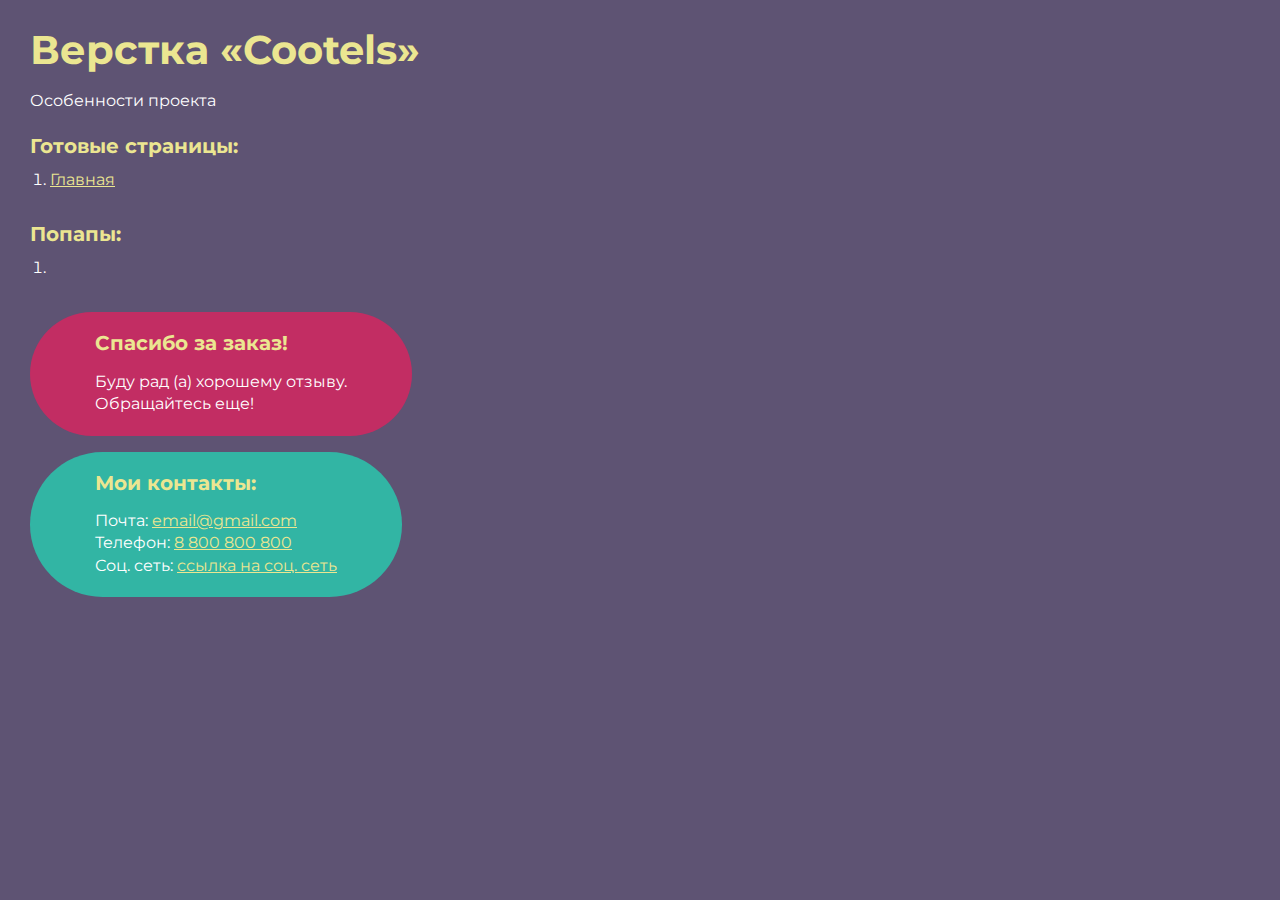
<file: index.html>
<!DOCTYPE html>
<html>

<head>
	<meta charset="UTF-8">
	<meta name="viewport" content="width=device-width, initial-scale=1.0">
	<title>Верстка «Cootels»</title>
</head>

<body>
	<div class="rootpage">
		<h1>Верстка «Cootels»</h1>
		<div class="rootpage__info">
			Особенности проекта
		</div>
		<h2>Готовые страницы:</h2>
		<ol class="rootpage__list">
			<li><a target="_blank" href="home.html">Главная</a></li>
		</ol>
		<h2>Попапы:</h2>
		<ol class="rootpage__list">
			<li><a target="_blank" href="home.html#"></a></li>
		</ol>
		<div class="rootpage__tnx">
			<h2>Спасибо за заказ!</h2>
			<p>Буду рад (а) хорошему отзыву.</p>
			<p>Обращайтесь еще!</p>
		</div>
		<div class="rootpage__contacts">
			<h2>Мои контакты:</h2>
			<p>Почта: <a href="mailto:email@gmail.com">email@gmail.com</a></p>
			<p>Телефон: <a href="tel:8800800800">8 800 800 800</a></p>
			<p>Соц. сеть: <a href="">ссылка на соц. сеть</a></p>
		</div>
	</div>
</body>
<style>
	@charset "UTF-8";
	@import url("https://fonts.googleapis.com/css?family=Montserrat:regular,700&display=swap");

	*,
	*::before,
	*::after {
		padding: 0px;
		margin: 0px;
		border: 0px;
		box-sizing: border-box;
	}

	html,
	body {
		height: 100%;
		margin: 0;
		padding: 0;
		min-width: 320px;
		width: 100%;
		color: #fff;
		background-color: #5e5373;
	}

	body {
		font-family: Montserrat;
		font-size: 100%;
		line-height: 1;
		font-size: 1rem;
	}

	a {
		text-decoration: underline;
		color: #ebe691
	}

	a:visited {
		text-decoration: underline;
		color: #aaa768;
	}

	a:hover {
		text-decoration: none;
	}

	ul li {
		list-style: none;
	}

	img {
		vertical-align: top;
	}

	.wrapper {
		width: 100%;
		min-height: 100%;
		overflow: hidden;
	}

	.rootpage {
		padding: 30px;
		display: flex;
		flex-direction: column;
		align-items: flex-start;
	}

	@media (max-width: 767px) {
		.rootpage {
			padding: 30px 15px;
		}
	}

	h1 {
		color: #ebe691;
		font-size: 2.5rem;
		margin: 0px 0px 1.25rem 0px;
	}

	@media (max-width: 767px) {
		h1 {
			font-size: 1.85rem;
			margin: 0px 0px 1.25rem 0px;
		}
	}

	h2 {
		color: #ebe691;
		font-size: 1.25rem;
		margin: 0px 0px 1rem 0px;
	}

	@media (max-width: 767px) {
		h2 {
			font-size: 1.125rem;
			margin: 0px 0px 1rem 0px;
		}
	}

	.rootpage__info {
		line-height: 140%;
		margin: 0px 0px 1.5rem 0px;
	}

	.rootpage__list {
		margin: 0px 0px 2.25rem 1.25rem;
	}

	.rootpage__list li:not(:last-child) {
		margin: 0px 0px 15px 0px;
	}

	.rootpage__contacts,
	.rootpage__tnx {
		border-radius: 200px;
		padding: 20px 65px;
		line-height: 140%;
	}

	@media (max-width: 767px) {

		.rootpage__contacts,
		.rootpage__tnx {
			border-radius: 40px;
			padding: 20px;
		}
	}

	.rootpage__contacts {
		background: #32b5a4;

	}

	.rootpage__contacts a {
		color: #ebe691;
	}

	.rootpage__tnx {
		background: #c22d63;
		margin: 0px 0px 1rem 0px;
	}
</style>

</html>
</file>
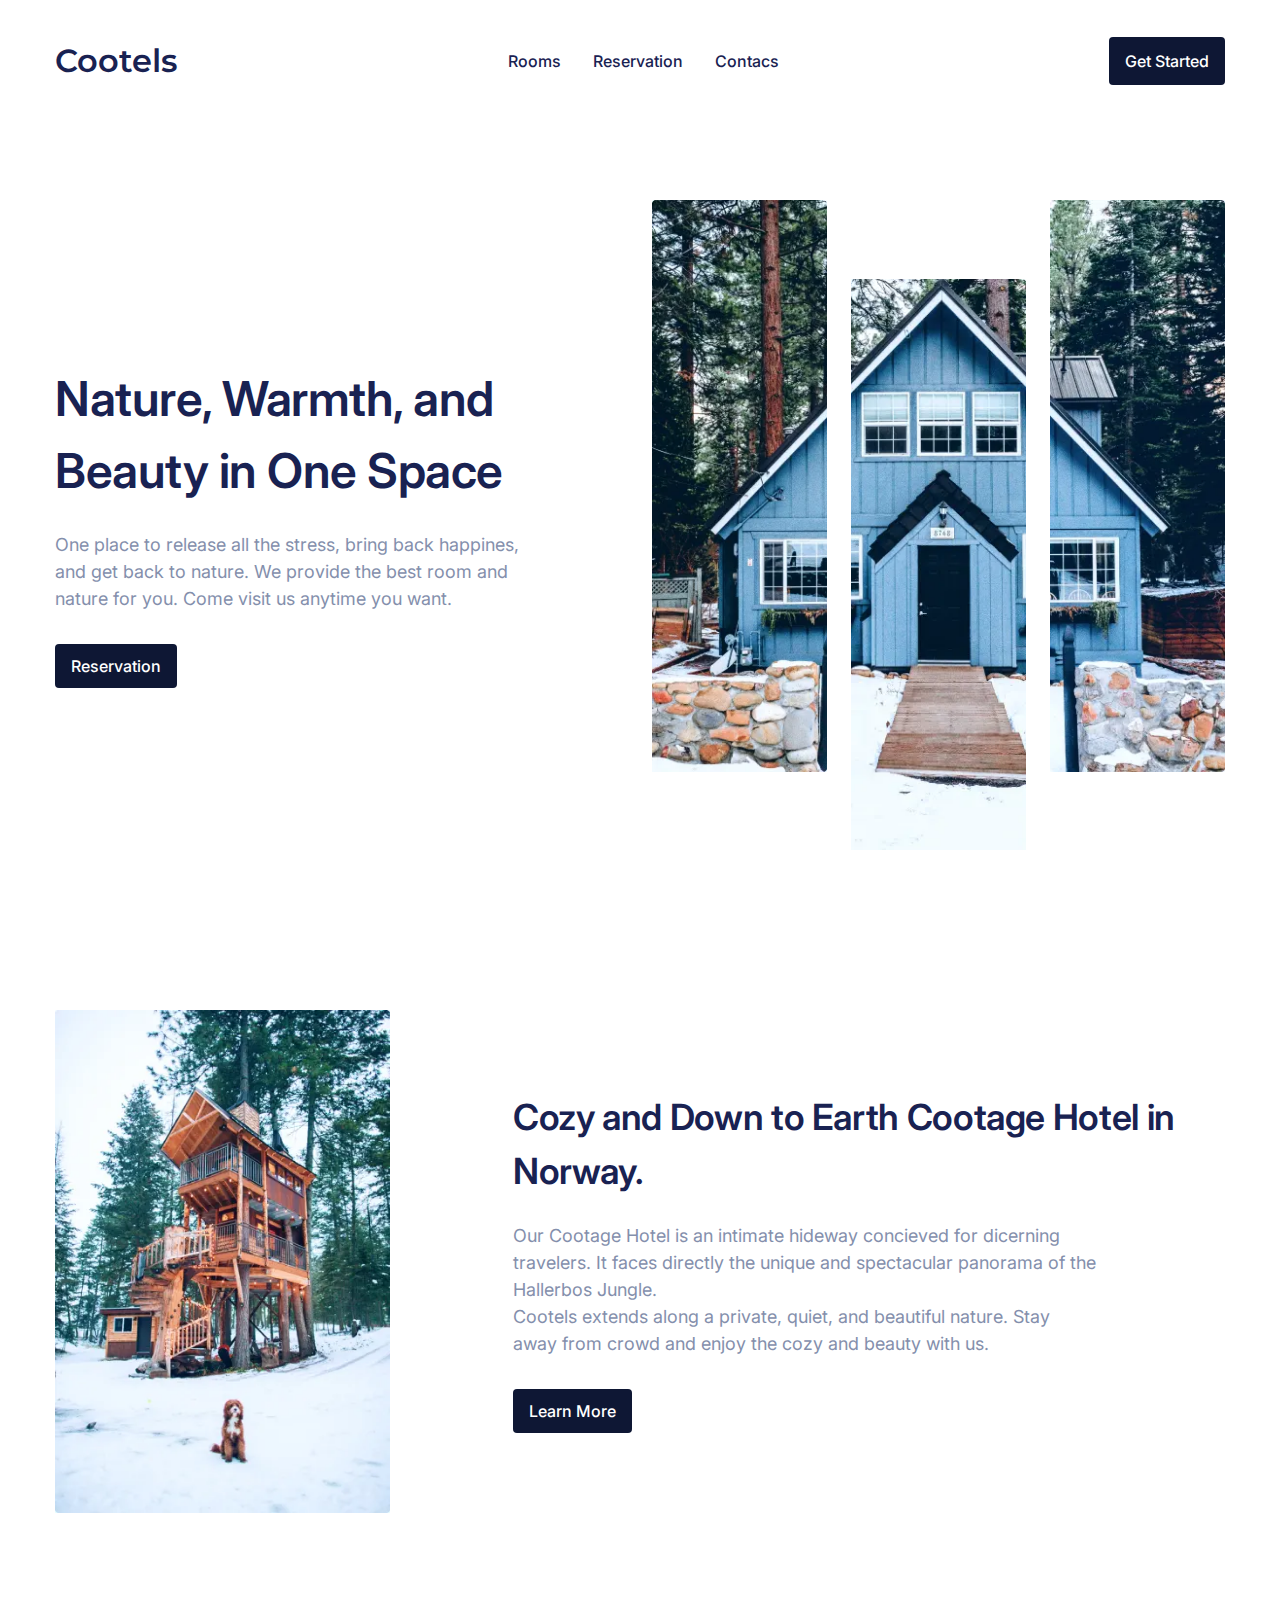
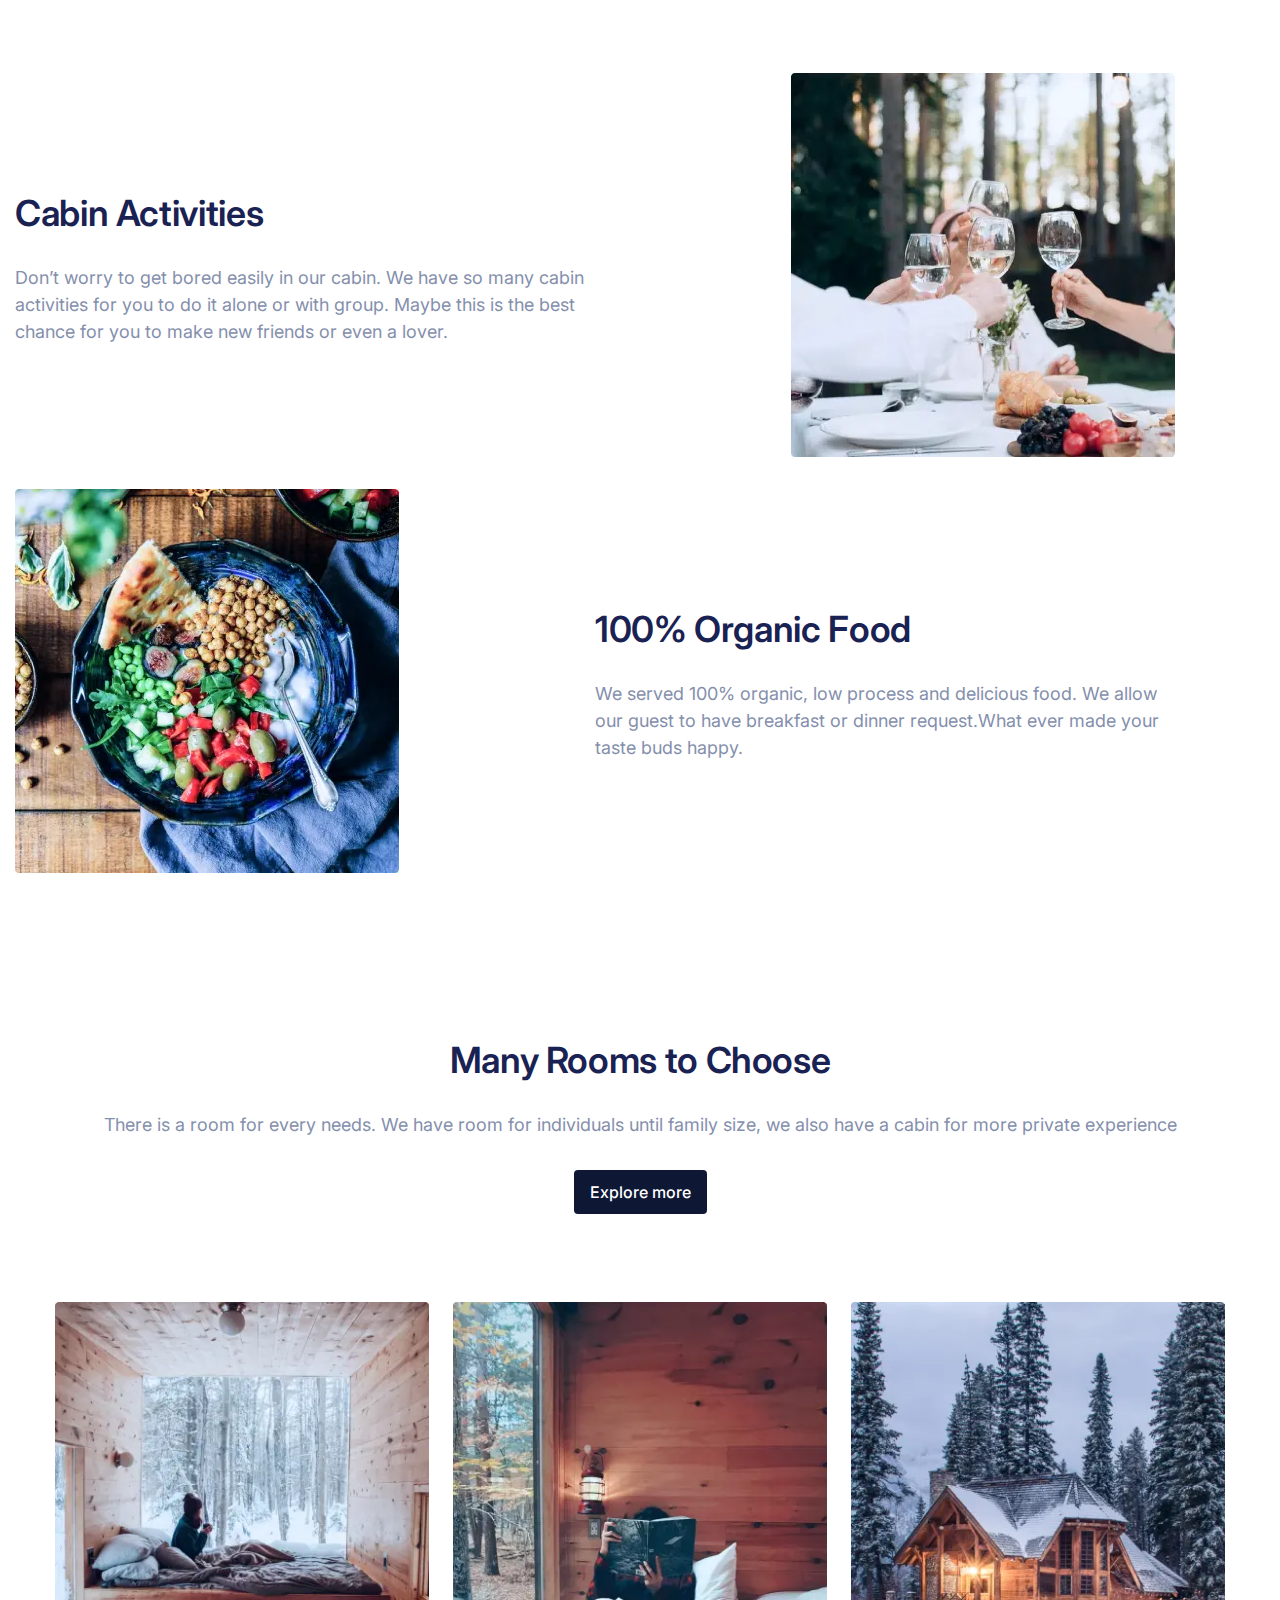
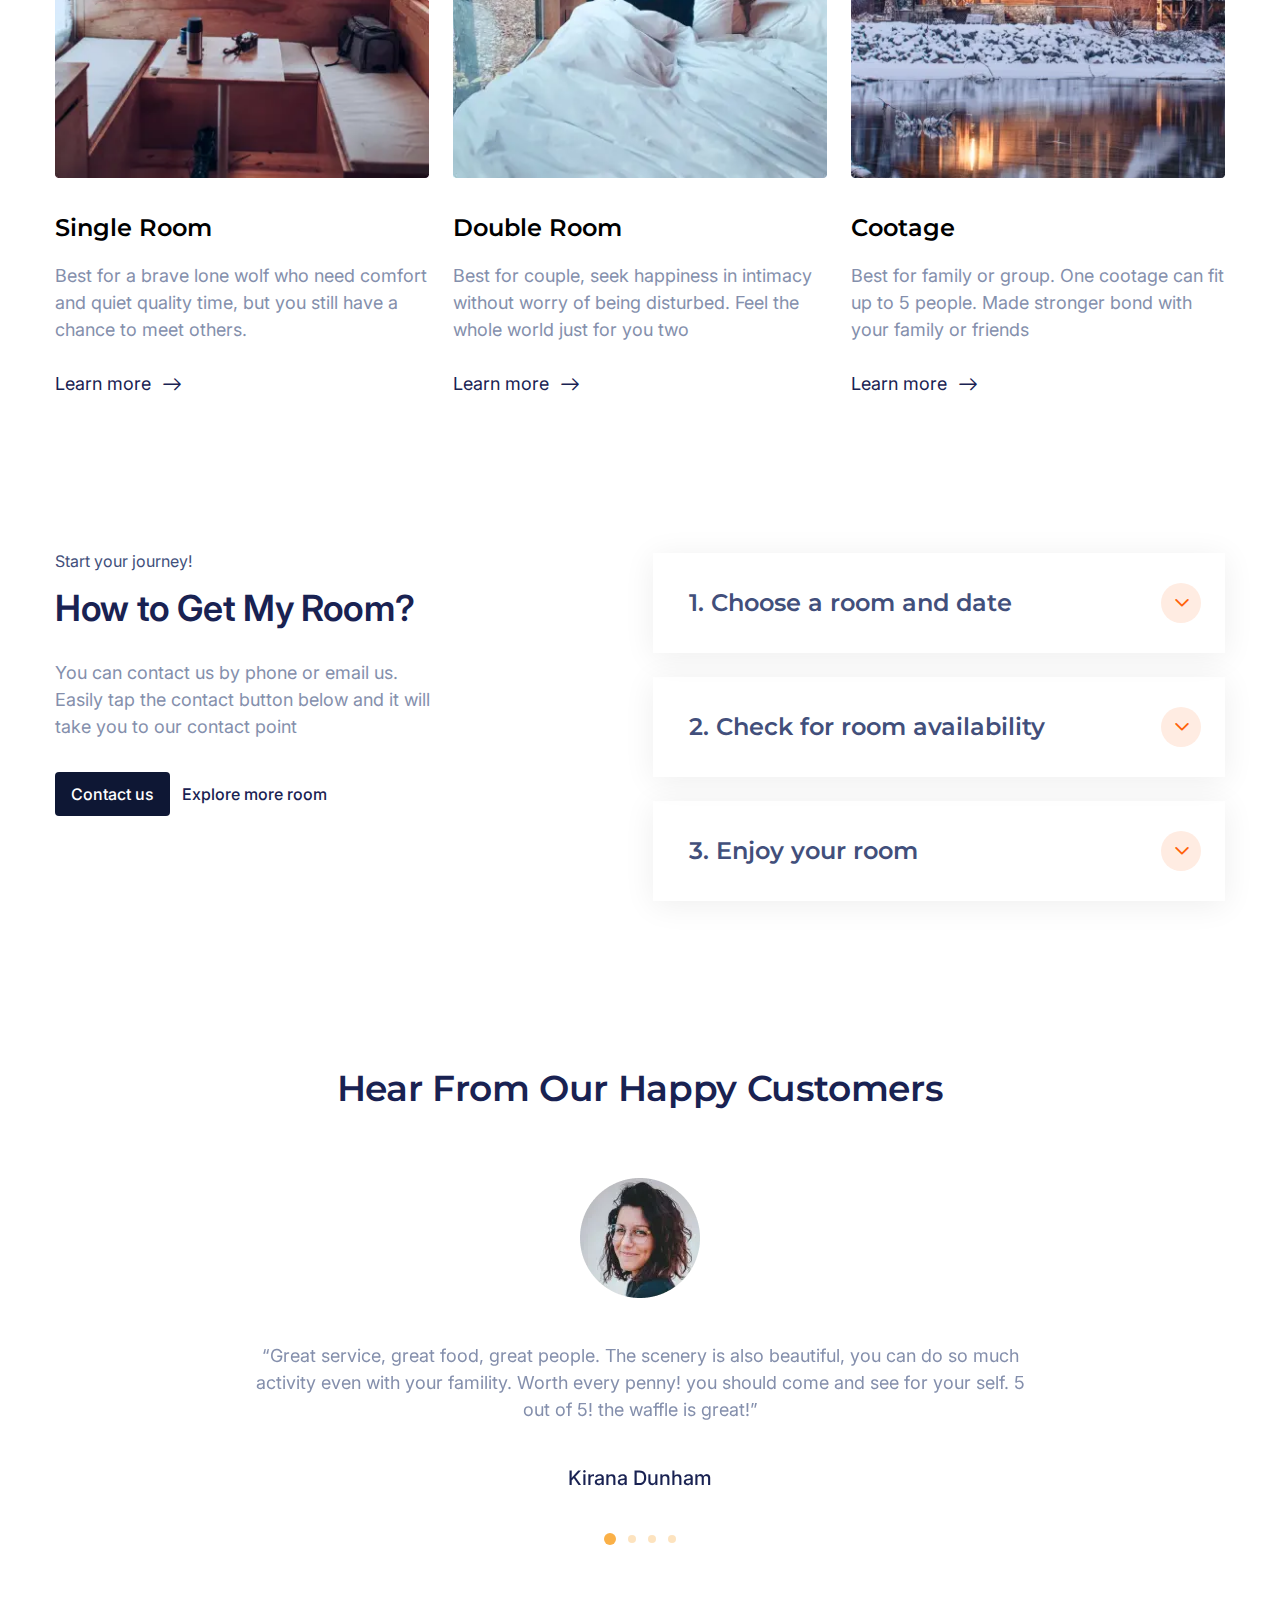
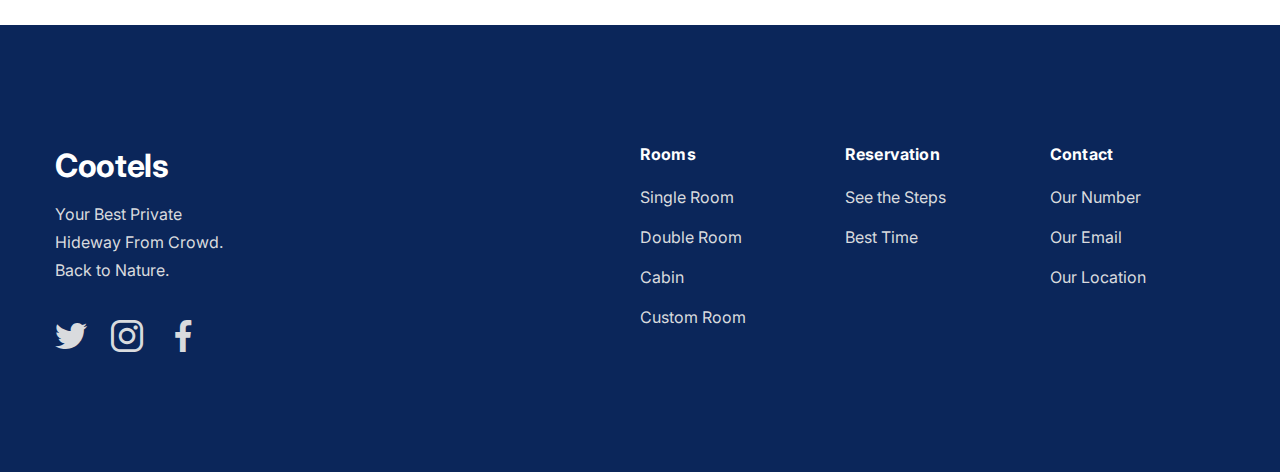
<file: home.html>
<!DOCTYPE html>
<html lang="en">

<head>
	<title>Главная</title>
	<meta charset="UTF-8">
	<meta name="format-detection" content="telephone=no">
	<!-- <style>body{opacity: 0;}</style> -->
	<link rel="stylesheet" href="css/style.min.css?_v=20220413110011">
	<link rel="shortcut icon" href="favicon.ico">
	<!-- <meta name="robots" content="noindex, nofollow"> -->
	<meta name="viewport" content="width=device-width, initial-scale=1.0">
</head>

<body>
	<div class="wrapper">
		<header data-scroll-show class="header">
			<div class="header__container">
				<div class="header__menu menu">
					<div class="menu__logo">
						<a href="">Cootels</a>
					</div>
					<nav class="menu__body">
						<ul class="menu__list">
							<li class="menu__item"><a href="" class="menu__link">Rooms</a></li>
							<li class="menu__item"><a href="" class="menu__link">Reservation</a></li>
							<li class="menu__item"><a href="" class="menu__link">Contacs</a></li>
						</ul>
					</nav>
					<button type="button" class="menu__button button">Get Started</button>
					<button type="button" class="menu__icon icon-menu"><span></span></button>
				</div>
			</div>
		</header>
		<main class="page">
			<section class="page__reservation reservation">
				<div class="reservation__container">
					<div class="reservation__body">
						<div class="reservation__content text-block">
							<div class="text-block__title text-block__title_big">Nature, Warmth, and Beauty in One Space</div>
							<div class="text-block__text text-block__text_narrow">One place to release all the stress, bring
								back
								happines, and get
								back
								to nature. We provide the best room and nature for you. Come visit us anytime you want.</div>
						</div>
						<a href="" class="reservation__button button">Reservation</a>
					</div>
					<div class="reservation__image image-reservation">
						<div class="image-reservation__part image-reservation__part_left">
							<picture><source srcset="img/page/reservation/01.webp" type="image/webp"><img src="img/page/reservation/01.jpg" alt="House"></picture>
						</div>
						<div class="image-reservation__part image-reservation__part_center">
							<picture><source srcset="img/page/reservation/02.webp" type="image/webp"><img src="img/page/reservation/02.jpg" alt="House"></picture>
						</div>
						<div class="image-reservation__part image-reservation__part_right">
							<picture><source srcset="img/page/reservation/03.webp" type="image/webp"><img src="img/page/reservation/03.jpg" alt="House"></picture>
						</div>
					</div>
				</div>
			</section>
			<section class="page__learn learn">
				<div class="learn__container">
					<div class="learn__image">
						<picture><source srcset="img/page/learn/01.webp" type="image/webp"><img src="img/page/learn/01.jpg" alt="House Picture"></picture>
					</div>
					<div class="learn__body">
						<div class="learn__content text-block">
							<div class="text-block__title">Cozy and Down to Earth Cootage Hotel in Norway.</div>
							<div class="text-block__text text-block__text_wide">
								<p>Our Cootage Hotel is an intimate hideway concieved for dicerning travelers. It faces directly
									the unique and spectacular panorama of the Hallerbos Jungle.</p>
								<p>Cootels extends along a private, quiet, and beautiful nature. Stay away from crowd and enjoy
									the cozy and beauty with us.</p>
							</div>
						</div>
						<a href="" class="learn__button button">Learn More</a>
					</div>
				</div>
			</section>
			<section class="page__advanteges advanteges">
				<div class="advanteges__container">
					<div class="advanteges__item">
						<div class="advanteges__content text-block">
							<div class="text-block__title">Cabin Activities</div>
							<div class="text-block__text">
								Don’t worry to get bored easily in our cabin. We have so many cabin activities for you to do it
								alone or with group. Maybe this is the best chance for you to make new friends or even a lover.
							</div>
						</div>
						<div class="advanteges__image">
							<picture><source srcset="img/page/advanteges/01.webp" type="image/webp"><img src="img/page/advanteges/01.jpg" alt="Celebrating"></picture>
						</div>
					</div>
					<div class="advanteges__item advanteges__item_reverse">
						<div class="advanteges__content text-block">
							<div class="text-block__title">100% Organic Food</div>
							<div class="text-block__text">
								We served 100% organic, low process and delicious food. We allow our guest to have breakfast or
								dinner request.What ever made your taste buds happy.
							</div>
						</div>
						<div class="advanteges__image">
							<picture><source srcset="img/page/advanteges/02.webp" type="image/webp"><img src="img/page/advanteges/02.jpg" alt="Meal"></picture>
						</div>
					</div>
				</div>
			</section>
			<section class="page__rooms rooms">
				<div class="rooms__container">
					<div class="rooms__body">
						<div class="rooms__content text-block text-block_center">
							<div class="text-block__title">Many Rooms to Choose</div>
							<div class="text-block__text">
								There is a room for every needs. We have room for individuals until family size, we also have a
								cabin for more private experience
							</div>
						</div>
						<a href="" class="rooms__button button">Explore more</a>
					</div>
					<div class="rooms__items items-rooms">
						<div class="items-rooms__item">
							<div class="items-rooms__image">
								<a href=""><picture><source srcset="img/page/rooms/01.webp" type="image/webp"><img src="img/page/rooms/01.jpg" alt="Room"></picture></a>
							</div>
							<div class="items-rooms__content">
								<h3 class="items-rooms__title">Single Room</h3>
								<div class="items-rooms__text">Best for a brave lone wolf who need comfort and quiet quality
									time,
									but you still have a chance to meet others.</div>
							</div>
							<a href="" class="items-rooms__link _icon-arrow-right">Learn more</a>
						</div>
						<div class="items-rooms__item">
							<div class="items-rooms__image">
								<a href=""><picture><source srcset="img/page/rooms/02.webp" type="image/webp"><img src="img/page/rooms/02.jpg" alt="Room"></picture></a>
							</div>
							<div class="items-rooms__content">
								<h3 class="items-rooms__title">Double Room</h3>
								<div class="items-rooms__text">Best for couple, seek happiness in intimacy without worry of
									being disturbed. Feel the whole world just for you two</div>
							</div>
							<a href="" class="items-rooms__link _icon-arrow-right">Learn more</a>
						</div>
						<div class="items-rooms__item">
							<div class="items-rooms__image">
								<a href=""><picture><source srcset="img/page/rooms/03.webp" type="image/webp"><img src="img/page/rooms/03.jpg" alt="Room"></picture></a>
							</div>
							<div class="items-rooms__content">
								<h3 class="items-rooms__title">Cootage</h3>
								<div class="items-rooms__text">Best for family or group. One cootage can fit up to 5 people.
									Made stronger bond with your family or friends</div>
							</div>
							<a href="" class="items-rooms__link _icon-arrow-right">Learn more</a>
						</div>
					</div>
				</div>
			</section>
			<section class="page__how how">
				<div class="how__container">
					<div class="how__column">
						<div class="how__subtitle">Start your journey!</div>
						<div class="how__content text-block">
							<div class="text-block__title">How to Get My Room?</div>
							<div class="text-block__text text-block__text_small">
								You can contact us by phone or email us. Easily tap the contact button below and it will take
								you to our contact point
							</div>
						</div>
						<div class="how__links">
							<a href="" class="how__button button">Contact us</a>
							<a href="" class="how__link">Explore more room</a>
						</div>
					</div>
					<div class="how__column">
						<div class="how__spoller spoller-how">
							<div data-spollers class="spoller-how__rows">
								<div class="spoller-how__row">
									<button type="button" data-spoller class="spoller-how__title">1. Choose a room and
										date</button>
									<div class="spoller-how__text">Contact us via phone or email, ask for availability of you
										choice of room. We might offer you something exciting.</div>
								</div>
								<div class="spoller-how__row">
									<button type="button" data-spoller class="spoller-how__title">2. Check for room
										availability</button>
									<div class="spoller-how__text">Contact us via phone or email, ask for availability of you
										choice of room. We might offer you something exciting.</div>
								</div>
								<div class="spoller-how__row">
									<button type="button" data-spoller class="spoller-how__title">3. Enjoy your room</button>
									<div class="spoller-how__text">Contact us via phone or email, ask for availability of you
										choice of room. We might offer you something exciting.</div>
								</div>
							</div>
						</div>
					</div>
				</div>
			</section>
			<section class="page__feedbacks feedbacks">
				<h2 class="feedbacks__title">Hear From Our Happy Customers</h2>
				<div class="feedbacks__slider">
					<div class="feedbacks__swiper">
						<div class="feedbacks__slide slide-feedbacks">
							<div class="slide-feedbacks__image">
								<picture><source srcset="img/page/feedbacks/01.webp" type="image/webp"><img src="img/page/feedbacks/01.png" alt="Photo"></picture>
							</div>
							<div class="slide-feedbacks__text">“Great service, great food, great people. The scenery is also
								beautiful, you can do so much activity even with your famility. Worth every penny! you should
								come
								and see for your self. 5 out of 5! the waffle is great!”
							</div>
							<div class="slide-feedbacks__author">Kirana Dunham</div>
						</div>
						<div class="feedbacks__slide slide-feedbacks">
							<div class="slide-feedbacks__image">
								<picture><source srcset="img/page/feedbacks/01.webp" type="image/webp"><img src="img/page/feedbacks/01.png" alt="Photo"></picture>
							</div>
							<div class="slide-feedbacks__text">“Great service, great food, great people. The scenery is also
								beautiful, you can do so much activity even with your famility. Worth every penny! you should
								come
								and see for your self. 5 out of 5! the waffle is great!”
							</div>
							<div class="slide-feedbacks__author">Kirana Dunham</div>
						</div>
						<div class="feedbacks__slide slide-feedbacks">
							<div class="slide-feedbacks__image">
								<picture><source srcset="img/page/feedbacks/01.webp" type="image/webp"><img src="img/page/feedbacks/01.png" alt="Photo"></picture>
							</div>
							<div class="slide-feedbacks__text">“Great service, great food, great people. The scenery is also
								beautiful, you can do so much activity even with your famility. Worth every penny! you should
								come
								and see for your self. 5 out of 5! the waffle is great!”
							</div>
							<div class="slide-feedbacks__author">Kirana Dunham</div>
						</div>
						<div class="feedbacks__slide slide-feedbacks">
							<div class="slide-feedbacks__image">
								<picture><source srcset="img/page/feedbacks/01.webp" type="image/webp"><img src="img/page/feedbacks/01.png" alt="Photo"></picture>
							</div>
							<div class="slide-feedbacks__text">“Great service, great food, great people. The scenery is also
								beautiful, you can do so much activity even with your famility. Worth every penny! you should
								come
								and see for your self. 5 out of 5! the waffle is great!”
							</div>
							<div class="slide-feedbacks__author">Kirana Dunham</div>
						</div>
					</div>
				</div>
				<div class="feedbacks__dotts"></div>
			</section>
		</main>
		<footer class="footer">
			<div class="footer__container">
				<div class="footer__body">
					<div class="footer__half">
						<div class="footer__content content-footer">
							<div class="content-footer__logo">Cootels</div>
							<div class="content-footer__text">Your Best Private Hideway From Crowd. Back to Nature.</div>
							<div class="content-footer__media media-footer">
								<a href="" class="media-footer__link _icon-twitter"></a>
								<a href="" class="media-footer__link  _icon-instagram"></a>
								<a href="" class="media-footer__link  _icon-facebook"></a>
							</div>
						</div>
					</div>
					<div class="footer__half">
						<div data-spollers="767.98,max" class="footer__columns columns-footer">
							<div class="columns-footer__column">
								<button type="button" data-spoller class="columns-footer__title">Rooms</button>
								<ul class="columns-footer__list">
									<li class="columns-footer__item"><a href="">Single Room</a></li>
									<li class="columns-footer__item"><a href="">Double Room</a></li>
									<li class="columns-footer__item"><a href="">Cabin</a></li>
									<li class="columns-footer__item"><a href="">Custom Room</a></li>
								</ul>
							</div>
							<div class="columns-footer__column">
								<button type="button" data-spoller class="columns-footer__title">Reservation</button>
								<ul class="columns-footer__list">
									<li class="columns-footer__item"><a href="">See the Steps</a></li>
									<li class="columns-footer__item"><a href="">Best Time</a></li>
								</ul>
							</div>
							<div class="columns-footer__column">
								<button type="button" data-spoller class="columns-footer__title">Contact</button>
								<ul class="columns-footer__list">
									<li class="columns-footer__item"><a href="">Our Number</a></li>
									<li class="columns-footer__item"><a href="">Our Email</a></li>
									<li class="columns-footer__item"><a href="">Our Location</a></li>
								</ul>
							</div>
						</div>
					</div>
				</div>
			</div>
		</footer>
	</div>
	<!-- 
<div id="popup" aria-hidden="true" class="popup">
	<div class="popup__wrapper">
		<div class="popup__content">
			<button data-close type="button" class="popup__close">Закрыть</button>
			<div class="popup__text">
			</div>
		</div>
	</div>
</div>
 -->

	<script src="js/app.min.js?_v=20220413110011"></script>
</body>

</html>
</file>
<file: css/style.min.css>
@charset "UTF-8";@import url('https://fonts.googleapis.com/css2?family=Inter:wght@400;500;700&family=Montserrat:wght@600;700&display=swap');@font-face{font-family:icons;font-display:swap;src:url(../fonts/icons.woff2) format("woff2"),url(../fonts/icons.woff) format("woff");font-weight:400;font-style:normal}._spoller-init .columns-footer__title::before,._spoller-init .spoller-how__title::before,[class*=_icon-]:before{font-family:icons;font-style:normal;font-weight:400;font-variant:normal;text-transform:none;line-height:1;-webkit-font-smoothing:antialiased;-moz-osx-font-smoothing:grayscale}[class*=_icon-]:before{display:block}._icon-arrow-down:before,._spoller-init .columns-footer__title:before,._spoller-init .spoller-how__title:before{content:"\e900"}._icon-arrow-right:before{content:"\e901"}._icon-facebook:before{content:"\e902"}._icon-instagram:before{content:"\e903"}._icon-twitter:before{content:"\e904"}*{padding:0;margin:0;border:0}*,:after,:before{-webkit-box-sizing:border-box;box-sizing:border-box}body,html{height:100%;min-width:320px}body{color:#848fac;line-height:1;font-family:Inter,sans-serif;font-size:1rem;-ms-text-size-adjust:100%;-moz-text-size-adjust:100%;-webkit-text-size-adjust:100%;-webkit-font-smoothing:antialiased;-moz-osx-font-smoothing:grayscale}button,input,textarea{font-family:Inter,sans-serif;font-size:inherit}button{cursor:pointer;color:inherit;background-color:inherit}a{color:inherit}a:link,a:visited{text-decoration:none}a:hover{text-decoration:none;-webkit-transition:all .3s ease 0s;-o-transition:all .3s ease 0s;transition:all .3s ease 0s}ul li{list-style:none}img{vertical-align:top}h1,h2,h3,h4,h5,h6{font-weight:inherit;font-size:inherit}body{color:#848fac;background-color:#fff}.lock body{overflow:hidden;-ms-touch-action:none;touch-action:none}.wrapper{min-height:100%;display:-webkit-box;display:-ms-flexbox;display:flex;-webkit-box-orient:vertical;-webkit-box-direction:normal;-ms-flex-direction:column;flex-direction:column;overflow:hidden}.wrapper>main{-webkit-box-flex:1;-ms-flex:1 1 auto;flex:1 1 auto}.wrapper>*{min-width:0}[class*=__container]{max-width:73.125rem;-webkit-box-sizing:content-box;box-sizing:content-box;margin:0 auto;padding:0 .9375rem}.button{display:-webkit-inline-box;display:-ms-inline-flexbox;display:inline-flex;padding:14px 16px;background-color:#0e1734;border-radius:4px;font-weight:500;color:#fff}.button._fw{width:100%}[class*=-ibg]{position:relative}[class*=-ibg] img{position:absolute;width:100%;height:100%;top:0;left:0;-o-object-fit:cover;object-fit:cover}[class*=-ibg_contain] img{-o-object-fit:contain;object-fit:contain}.feedbacks__title,.items-rooms__title,.menu__logo,.spoller-how__title{font-family:Montserrat}.text-block_center{text-align:center}.text-block__title{color:#192252;font-weight:600;line-height:150%;letter-spacing:-.01em}.text-block__text{line-height:150%}.text-block__text_small{max-width:384px}.text-block__text_narrow{max-width:485px}.text-block__text_wide{max-width:584px}.header{position:absolute;width:100%;top:0;left:0;z-index:5;background-color:#fff}.header._header-scroll{position:fixed;-webkit-box-shadow:0 1px 30px rgba(0,0,0,.07);box-shadow:0 1px 30px rgba(0,0,0,.07)}.menu{display:-webkit-box;display:-ms-flexbox;display:flex;-webkit-box-pack:justify;-ms-flex-pack:justify;justify-content:space-between;-webkit-box-align:center;-ms-flex-align:center;align-items:center}.menu__logo{position:relative;z-index:2;color:#192252;font-weight:600;font-size:2rem;line-height:1.3}.menu__list{display:-webkit-box;display:-ms-flexbox;display:flex;-ms-flex-wrap:wrap;flex-wrap:wrap;-webkit-box-align:center;-ms-flex-align:center;align-items:center;-webkit-box-pack:center;-ms-flex-pack:center;justify-content:center;gap:5px 32px}.menu__link{font-weight:500;font-size:1rem;line-height:1.3;color:#192252}.menu__icon{display:none}.icon-menu{display:none}.footer{background-color:#0b265a}.footer__body{color:#d9dbde;display:-webkit-box;display:-ms-flexbox;display:flex}.footer__half{-webkit-box-flex:0;-ms-flex:0 1 50%;flex:0 1 50%}.content-footer{max-width:186px}.content-footer__logo{margin:0 0 13px 0;font-weight:700;font-size:2rem;line-height:1.3;letter-spacing:-.01em;color:#fff}.content-footer__text{font-size:1rem;line-height:175%}.media-footer{display:-webkit-box;display:-ms-flexbox;display:flex}.media-footer__link{font-size:2rem}.columns-footer__title{cursor:default;font-weight:700;line-height:1.2;letter-spacing:.01em;color:#fff}._spoller-init .columns-footer__title{display:-webkit-box;display:-ms-flexbox;display:flex;width:100%;-webkit-box-orient:horizontal;-webkit-box-direction:reverse;-ms-flex-direction:row-reverse;flex-direction:row-reverse;-webkit-box-pack:justify;-ms-flex-pack:justify;justify-content:space-between;-webkit-box-align:center;-ms-flex-align:center;align-items:center}._spoller-init .columns-footer__title::before{font-size:14px;-webkit-transition:-webkit-transform .3s ease 0s;transition:-webkit-transform .3s ease 0s;-o-transition:transform .3s ease 0s;transition:transform .3s ease 0s;transition:transform .3s ease 0s,-webkit-transform .3s ease 0s}._spoller-init .columns-footer__title._spoller-active::before{-webkit-transform:rotate(-180deg);-ms-transform:rotate(-180deg);transform:rotate(-180deg)}.reservation__container{display:-webkit-box;display:-ms-flexbox;display:flex;-webkit-box-align:center;-ms-flex-align:center;align-items:center;gap:24px}.reservation__body{-webkit-box-flex:0;-ms-flex:0 1 50%;flex:0 1 50%}.reservation__content:not(:last-child){margin:0 0 32px 0}.reservation__image{-webkit-box-flex:0;-ms-flex:0 1 50%;flex:0 1 50%;display:-ms-grid;display:grid;-ms-grid-columns:1fr 1fr 1fr;grid-template-columns:1fr 1fr 1fr;gap:24px}.reservation__image img{width:100%}.image-reservation__part_center{margin:45% 0 0 0}.learn__container{display:-webkit-box;display:-ms-flexbox;display:flex;-webkit-box-align:center;-ms-flex-align:center;align-items:center;-webkit-column-gap:10.5%;-moz-column-gap:10.5%;column-gap:10.5%}.learn__image{-webkit-box-flex:0;-ms-flex:0 1 32%;flex:0 1 32%}.learn__image img{width:100%}.learn__body{-webkit-box-flex:0;-ms-flex:0 1 68%;flex:0 1 68%}.learn__content:not(:last-child){margin:0 0 32px 0}.advanteges__container{display:-webkit-box;display:-ms-flexbox;display:flex;-webkit-box-orient:vertical;-webkit-box-direction:normal;-ms-flex-direction:column;flex-direction:column}.advanteges__item{display:-webkit-box;display:-ms-flexbox;display:flex;-webkit-box-pack:justify;-ms-flex-pack:justify;justify-content:space-between;-webkit-box-align:center;-ms-flex-align:center;align-items:center}.advanteges__item_reverse{-webkit-box-orient:horizontal;-webkit-box-direction:reverse;-ms-flex-direction:row-reverse;flex-direction:row-reverse}.advanteges__content{-webkit-box-flex:0;-ms-flex:0 1 50%;flex:0 1 50%}.advanteges__image img{width:100%}.rooms__body{display:-webkit-box;display:-ms-flexbox;display:flex;-webkit-box-orient:vertical;-webkit-box-direction:normal;-ms-flex-direction:column;flex-direction:column;-webkit-box-align:center;-ms-flex-align:center;align-items:center;-webkit-box-pack:center;-ms-flex-pack:center;justify-content:center;row-gap:32px}.items-rooms{display:-webkit-box;display:-ms-flexbox;display:flex;gap:24px}.items-rooms__item{-webkit-box-flex:0;-ms-flex:0 1 33.333%;flex:0 1 33.333%;display:-webkit-box;display:-ms-flexbox;display:flex;-webkit-box-orient:vertical;-webkit-box-direction:normal;-ms-flex-direction:column;flex-direction:column;gap:32px}.items-rooms__image{-webkit-transition:all .3s ease 0s;-o-transition:all .3s ease 0s;transition:all .3s ease 0s}.items-rooms__image img{width:100%}.items-rooms__content{-webkit-box-flex:1;-ms-flex:1 1 auto;flex:1 1 auto}.items-rooms__title{font-weight:600;font-size:24px;line-height:150%;color:#000}.items-rooms__title:not(:last-child){margin:0 0 16px 0}.items-rooms__text{font-size:1.125rem;line-height:150%}.items-rooms__link{display:-webkit-box;display:-ms-flexbox;display:flex;-webkit-box-orient:horizontal;-webkit-box-direction:reverse;-ms-flex-direction:row-reverse;flex-direction:row-reverse;-webkit-box-pack:start;-ms-flex-pack:start;justify-content:start;gap:12px;font-size:1.125rem;color:#192252}.how__container{display:-webkit-box;display:-ms-flexbox;display:flex;gap:25px}.how__column{-webkit-box-flex:0;-ms-flex:0 1 50%;flex:0 1 50%}.how__subtitle{color:#424f7b}.how__subtitle:not(:last-child){margin:0 0 12px 0}.how__content:not(:last-child){margin:0 0 32px 0}.how__links{display:-webkit-box;display:-ms-flexbox;display:flex;-webkit-box-align:center;-ms-flex-align:center;align-items:center;gap:12px}.how__link{font-weight:500;color:#192252}.spoller-how__rows{display:-webkit-box;display:-ms-flexbox;display:flex;-webkit-box-orient:vertical;-webkit-box-direction:normal;-ms-flex-direction:column;flex-direction:column;gap:24px}.spoller-how__row{padding:32px 36px;-webkit-box-shadow:0 4px 30px rgba(0,0,0,.07);box-shadow:0 4px 30px rgba(0,0,0,.07);-webkit-transition:all .3s ease 0s;-o-transition:all .3s ease 0s;transition:all .3s ease 0s}.spoller-how__title{position:relative;font-weight:600;line-height:150%;color:#424f7b;text-align:left}._spoller-init .spoller-how__title{display:-webkit-box;display:-ms-flexbox;display:flex;-webkit-column-gap:20px;-moz-column-gap:20px;column-gap:20px;width:100%;-webkit-box-orient:horizontal;-webkit-box-direction:reverse;-ms-flex-direction:row-reverse;flex-direction:row-reverse;-webkit-box-pack:justify;-ms-flex-pack:justify;justify-content:space-between;-webkit-box-align:center;-ms-flex-align:center;align-items:center}._spoller-init .spoller-how__title::before{z-index:2;font-size:14px;-webkit-transition:all .3s ease 0s;-o-transition:all .3s ease 0s;transition:all .3s ease 0s;color:#ff620a}._spoller-init .spoller-how__title::after{content:"";position:absolute;width:40px;height:40px;border-radius:50%;background-color:#ffece2;-webkit-transform:translate(30%,0);-ms-transform:translate(30%,0);transform:translate(30%,0);-webkit-transition:all .3s ease 0s;-o-transition:all .3s ease 0s;transition:all .3s ease 0s}._spoller-init .spoller-how__title._spoller-active::before{-webkit-transform:rotate(-180deg);-ms-transform:rotate(-180deg);transform:rotate(-180deg);color:#fff}._spoller-init .spoller-how__title._spoller-active::after{content:"";background-color:#ff620a}.spoller-how__text{font-size:1.125rem;padding-top:24px;line-height:150%}.feedbacks{text-align:center}.feedbacks__title{font-weight:600;line-height:150%;letter-spacing:-.01em;color:#192252}.feedbacks__slide{padding:0 12px}.feedbacks__dotts{display:-webkit-box;display:-ms-flexbox;display:flex;-webkit-box-align:center;-ms-flex-align:center;align-items:center;-webkit-box-pack:center;-ms-flex-pack:center;justify-content:center}.slide-feedbacks__text{max-width:793px;margin:0 auto;font-size:1.125rem;line-height:150%}.slide-feedbacks__author{color:#192252;font-weight:500;font-size:1.25rem;line-height:150%}.swiper-pagination-bullets{display:-webkit-box;display:-ms-flexbox;display:flex;-ms-flex-wrap:wrap;flex-wrap:wrap}.swiper-pagination-bullet{cursor:pointer;-webkit-box-flex:0;-ms-flex:0 0 8px;flex:0 0 8px;height:8px;display:-webkit-box;display:-ms-flexbox;display:flex;-webkit-box-pack:center;-ms-flex-pack:center;justify-content:center;-webkit-box-align:center;-ms-flex-align:center;align-items:center;margin:2px 0}.swiper-pagination-bullet:not(:last-child){margin-right:12px}.swiper-pagination-bullet::after{content:"";width:8px;height:8px;background-color:rgba(250,176,71,.35);border-radius:50%;-webkit-transition:all .3s ease 0s;-o-transition:all .3s ease 0s;transition:all .3s ease 0s}.swiper-pagination-bullet-active::after{content:"";background-color:#fab047;width:12px;height:12px}.swiper{overflow:hidden}.swiper-wrapper{width:100%;height:100%;-webkit-box-sizing:content-box;box-sizing:content-box;display:-webkit-box;display:-ms-flexbox;display:flex;position:relative}.swiper-vertical .swiper-wrapper{-webkit-box-orient:vertical;-webkit-box-direction:normal;-ms-flex-direction:column;flex-direction:column}.swiper-autoheight .swiper-wrapper{-webkit-box-align:start;-ms-flex-align:start;align-items:flex-start}.swiper-initialized .swiper-slide{-ms-flex-negative:0;flex-shrink:0}.swiper-android .swiper-slide,.swiper-android .swiper-wrapper{-webkit-transform:translate3d(0,0,0);transform:translate3d(0,0,0)}.swiper-button-lock{display:none!important}@media (min-width:47.99875em){.columns-footer{display:-webkit-box;display:-ms-flexbox;display:flex;margin:0 -15px}.columns-footer__column{-webkit-box-flex:0;-ms-flex:0 1 33.333%;flex:0 1 33.333%;padding:0 15px}}@media (min-width:47.99875em) and (min-width:75em){.columns-footer__title{margin-bottom:1.5rem}}@media (min-width:61.99875em) and (min-width:75em){.advanteges__container{padding-right:6.5625rem}}@media (min-width:75em){.text-block__title{font-size:2.25rem}.text-block__title:not(:last-child){margin-bottom:1.5rem}.text-block__title_big{font-size:3rem}.text-block__text{font-size:1.125rem}.header{padding-top:2.3125rem}.header{padding-bottom:2.3125rem}.footer{padding-top:7.5rem}.footer{padding-bottom:7.5rem}.content-footer__text:not(:last-child){margin-bottom:2.25rem}.media-footer{-webkit-column-gap:1.5rem;-moz-column-gap:1.5rem;column-gap:1.5rem}.columns-footer__column:not(:last-child){margin-bottom:1.5rem}.columns-footer__item:not(:last-child){margin-bottom:1.5rem}.page__reservation{padding-top:12.5rem}.page__reservation{padding-bottom:5rem}.page__learn{padding-top:5rem}.page__learn{padding-bottom:5rem}.page__advanteges{padding-top:5rem}.page__advanteges{padding-bottom:5rem}.page__rooms{padding-top:5rem}.page__rooms{padding-bottom:5rem}.page__how{padding-top:5rem}.page__how{padding-bottom:5rem}.page__feedbacks{padding-top:5rem}.page__feedbacks{padding-bottom:5rem}.advanteges__container{row-gap:2rem}.advanteges__item{gap:1.5625rem}.rooms__body{margin-bottom:5.5rem}.spoller-how__title{font-size:1.5rem}.feedbacks__title{font-size:2.25rem}.feedbacks__title{margin-bottom:3.9375rem}.slide-feedbacks__image{margin-bottom:2.75rem}.slide-feedbacks__text{margin-bottom:2.5rem}.slide-feedbacks__author{margin-bottom:2.5rem}}@media (max-width:20em){.text-block__title{font-size:1.375rem}.text-block__title:not(:last-child){margin-bottom:.75rem}.text-block__title_big{font-size:1.5rem}.text-block__text{font-size:.75rem}.header{padding-top:1.5625rem}.header{padding-bottom:1.5625rem}.footer{padding-top:2.5rem}.footer{padding-bottom:2.5rem}.content-footer__text:not(:last-child){margin-bottom:1.5625rem}.media-footer{-webkit-column-gap:.5rem;-moz-column-gap:.5rem;column-gap:.5rem}.columns-footer__column:not(:last-child){margin-bottom:1.125rem}.columns-footer__item:not(:last-child){margin-bottom:.75rem}.page__reservation{padding-top:6.25rem}.page__reservation{padding-bottom:0}.page__learn{padding-top:1.875rem}.page__learn{padding-bottom:0}.page__advanteges{padding-top:1.875rem}.page__advanteges{padding-bottom:0}.page__rooms{padding-top:1.875rem}.page__rooms{padding-bottom:0}.page__how{padding-top:1.875rem}.page__how{padding-bottom:0}.page__feedbacks{padding-top:1.875rem}.page__feedbacks{padding-bottom:1.875rem}.advanteges__container{row-gap:3.25rem}.advanteges__item{gap:.9375rem}.rooms__body{margin-bottom:1.5625rem}.spoller-how__title{font-size:1.125rem}.feedbacks__title{font-size:1.5rem}.feedbacks__title{margin-bottom:1.5625rem}.slide-feedbacks__image{margin-bottom:1.5625rem}.slide-feedbacks__text{margin-bottom:.9375rem}.slide-feedbacks__author{margin-bottom:.9375rem}}@media (max-width:61.99875em){.reservation__container{-webkit-box-orient:vertical;-webkit-box-direction:normal;-ms-flex-direction:column;flex-direction:column}.learn__container{gap:35px}.how__container{-webkit-box-orient:vertical;-webkit-box-direction:normal;-ms-flex-direction:column;flex-direction:column}}@media (max-width:47.99875em){.menu__logo{-webkit-box-flex:1;-ms-flex:1 1 auto;flex:1 1 auto}.menu__body{position:fixed;overflow:auto;height:100%;width:100%;top:0;left:-110%;-webkit-transition:left .3s ease 0s;-o-transition:left .3s ease 0s;transition:left .3s ease 0s;-webkit-box-shadow:0 4px 30px rgba(0,0,0,.07);box-shadow:0 4px 30px rgba(0,0,0,.07);padding-top:7.5rem;background-color:#fff}.menu-open .menu__body{left:0}.menu-open .menu__body::before{content:"";position:fixed;width:100%;left:0;top:0;-webkit-transition:top .3s ease 0s;-o-transition:top .3s ease 0s;transition:top .3s ease 0s;-webkit-box-shadow:0 4px 30px rgba(0,0,0,.07);box-shadow:0 4px 30px rgba(0,0,0,.07)}.menu__list{-webkit-box-orient:vertical;-webkit-box-direction:normal;-ms-flex-direction:column;flex-direction:column;row-gap:15px}.menu__link{font-size:2rem}.menu__button{display:none}.icon-menu{display:block;position:relative;width:30px;height:18px;cursor:pointer;z-index:5}.icon-menu span,.icon-menu::after,.icon-menu::before{content:"";-webkit-transition:all .3s ease 0s;-o-transition:all .3s ease 0s;transition:all .3s ease 0s;left:0;position:absolute;width:100%;height:2px;background-color:#192252}.icon-menu::before{top:0}.icon-menu::after{bottom:0}.icon-menu span{top:calc(50% - 1px)}.menu-open .icon-menu span{-webkit-transform:scale(0);-ms-transform:scale(0);transform:scale(0)}.menu-open .icon-menu::before{-webkit-transform:rotate(-45deg);-ms-transform:rotate(-45deg);transform:rotate(-45deg);top:calc(50% - 1px)}.menu-open .icon-menu::after{-webkit-transform:rotate(45deg);-ms-transform:rotate(45deg);transform:rotate(45deg);bottom:calc(50% - 1px)}.footer__body{-webkit-box-orient:vertical;-webkit-box-direction:reverse;-ms-flex-direction:column-reverse;flex-direction:column-reverse;row-gap:25px}.content-footer{margin:0 auto;text-align:center}.media-footer{-webkit-box-pack:justify;-ms-flex-pack:justify;justify-content:space-between}.columns-footer__title{font-size:1.5rem}.columns-footer__list{padding:12px 0 0 0}.learn__container{-webkit-box-orient:vertical;-webkit-box-direction:reverse;-ms-flex-direction:column-reverse;flex-direction:column-reverse}.advanteges__container{row-gap:25px}.advanteges__item{-webkit-box-orient:vertical;-webkit-box-direction:normal;-ms-flex-direction:column;flex-direction:column}.advanteges__item_reverse{-webkit-box-orient:vertical;-webkit-box-direction:normal;-ms-flex-direction:column;flex-direction:column}.items-rooms{-webkit-box-orient:vertical;-webkit-box-direction:normal;-ms-flex-direction:column;flex-direction:column}}@media (max-width:47.99875em) and (max-width:20em){.menu-open .menu__body::before{height:5.75rem}}@media (min-width:20em) and (max-width:75em){.text-block__title{font-size:clamp(1.375rem ,1.0568181818rem + 1.5909090909vw ,2.25rem)}.text-block__title:not(:last-child){margin-bottom:clamp(.75rem ,.4772727273rem + 1.3636363636vw ,1.5rem)}.text-block__title_big{font-size:clamp(1.5rem ,.9545454545rem + 2.7272727273vw ,3rem)}.text-block__text{font-size:clamp(.75rem ,.6136363636rem + .6818181818vw ,1.125rem)}.header{padding-top:clamp(1.5625rem ,1.2897727273rem + 1.3636363636vw ,2.3125rem)}.header{padding-bottom:clamp(1.5625rem ,1.2897727273rem + 1.3636363636vw ,2.3125rem)}.footer{padding-top:clamp(2.5rem ,.6818181818rem + 9.0909090909vw ,7.5rem)}.footer{padding-bottom:clamp(2.5rem ,.6818181818rem + 9.0909090909vw ,7.5rem)}.content-footer__text:not(:last-child){margin-bottom:clamp(1.5625rem ,1.3125rem + 1.25vw ,2.25rem)}.media-footer{-webkit-column-gap:clamp(.5rem ,.1363636364rem + 1.8181818182vw ,1.5rem);-moz-column-gap:clamp(.5rem ,.1363636364rem + 1.8181818182vw ,1.5rem);column-gap:clamp(.5rem ,.1363636364rem + 1.8181818182vw ,1.5rem)}.columns-footer__column:not(:last-child){margin-bottom:clamp(1.125rem ,.9886363636rem + .6818181818vw ,1.5rem)}.columns-footer__item:not(:last-child){margin-bottom:clamp(.75rem ,.4772727273rem + 1.3636363636vw ,1.5rem)}.page__reservation{padding-top:clamp(6.25rem ,3.9772727273rem + 11.3636363636vw ,12.5rem)}.page__reservation{padding-bottom:clamp(0 ,-1.8181818182rem + 9.0909090909vw ,5rem)}.page__learn{padding-top:clamp(1.875rem ,.7386363636rem + 5.6818181818vw ,5rem)}.page__learn{padding-bottom:clamp(0 ,-1.8181818182rem + 9.0909090909vw ,5rem)}.page__advanteges{padding-top:clamp(1.875rem ,.7386363636rem + 5.6818181818vw ,5rem)}.page__advanteges{padding-bottom:clamp(0 ,-1.8181818182rem + 9.0909090909vw ,5rem)}.page__rooms{padding-top:clamp(1.875rem ,.7386363636rem + 5.6818181818vw ,5rem)}.page__rooms{padding-bottom:clamp(0 ,-1.8181818182rem + 9.0909090909vw ,5rem)}.page__how{padding-top:clamp(1.875rem ,.7386363636rem + 5.6818181818vw ,5rem)}.page__how{padding-bottom:clamp(0 ,-1.8181818182rem + 9.0909090909vw ,5rem)}.page__feedbacks{padding-top:clamp(1.875rem ,.7386363636rem + 5.6818181818vw ,5rem)}.page__feedbacks{padding-bottom:clamp(1.875rem ,.7386363636rem + 5.6818181818vw ,5rem)}.advanteges__container{row-gap:clamp(3.25rem ,3.7045454545rem + -2.2727272727vw ,2rem)}.advanteges__item{gap:clamp(.9375rem ,.7102272727rem + 1.1363636364vw ,1.5625rem)}.rooms__body{margin-bottom:clamp(1.5625rem ,.1306818182rem + 7.1590909091vw ,5.5rem)}.spoller-how__title{font-size:clamp(1.125rem ,.9886363636rem + .6818181818vw ,1.5rem)}.feedbacks__title{font-size:clamp(1.5rem ,1.2272727273rem + 1.3636363636vw ,2.25rem)}.feedbacks__title{margin-bottom:clamp(1.5625rem ,.6988636364rem + 4.3181818182vw ,3.9375rem)}.slide-feedbacks__image{margin-bottom:clamp(1.5625rem ,1.1306818182rem + 2.1590909091vw ,2.75rem)}.slide-feedbacks__text{margin-bottom:clamp(.9375rem ,.3693181818rem + 2.8409090909vw ,2.5rem)}.slide-feedbacks__author{margin-bottom:clamp(.9375rem ,.3693181818rem + 2.8409090909vw ,2.5rem)}}@media (max-width:47.99875em) and (min-width:75em){.menu-open .menu__body::before{height:7.375rem}}@media (max-width:47.99875em) and (min-width:20em) and (max-width:75em){.menu-open .menu__body::before{height:clamp(5.75rem ,5.1590909091rem + 2.9545454545vw ,7.375rem)}}@media (min-width:47.99875em) and (min-width:20em) and (max-width:75em){.columns-footer__title{margin-bottom:clamp(.75rem ,.4772727273rem + 1.3636363636vw ,1.5rem)}}@media (min-width:47.99875em) and (max-width:20em){.columns-footer__title{margin-bottom:.75rem}}@media (min-width:61.99875em) and (min-width:20em) and (max-width:75em){.advanteges__container{padding-right:clamp(.9375rem ,-1.1079545455rem + 10.2272727273vw ,6.5625rem)}}@media (min-width:61.99875em) and (max-width:20em){.advanteges__container{padding-right:.9375rem}}@media (any-hover:hover){.button:hover{opacity:.9;-webkit-transition:opacity .3s ease 0s;-o-transition:opacity .3s ease 0s;transition:opacity .3s ease 0s}.menu__link:hover{color:#848fac}.media-footer__link:hover{opacity:.5}.columns-footer__item:hover{opacity:.7}.items-rooms__item:hover .items-rooms__image{-webkit-transform:scale(1.01);-ms-transform:scale(1.01);transform:scale(1.01);-webkit-box-shadow:0 4px 30px rgba(0,0,0,.2);box-shadow:0 4px 30px rgba(0,0,0,.2)}.items-rooms__link:hover{color:#848fac}.how__link:hover{color:#848fac}.spoller-how__row:hover{-webkit-transform:scale(1.05);-ms-transform:scale(1.05);transform:scale(1.05);-webkit-box-shadow:0 4px 30px rgba(0,0,0,.2);box-shadow:0 4px 30px rgba(0,0,0,.2)}}
</file>
